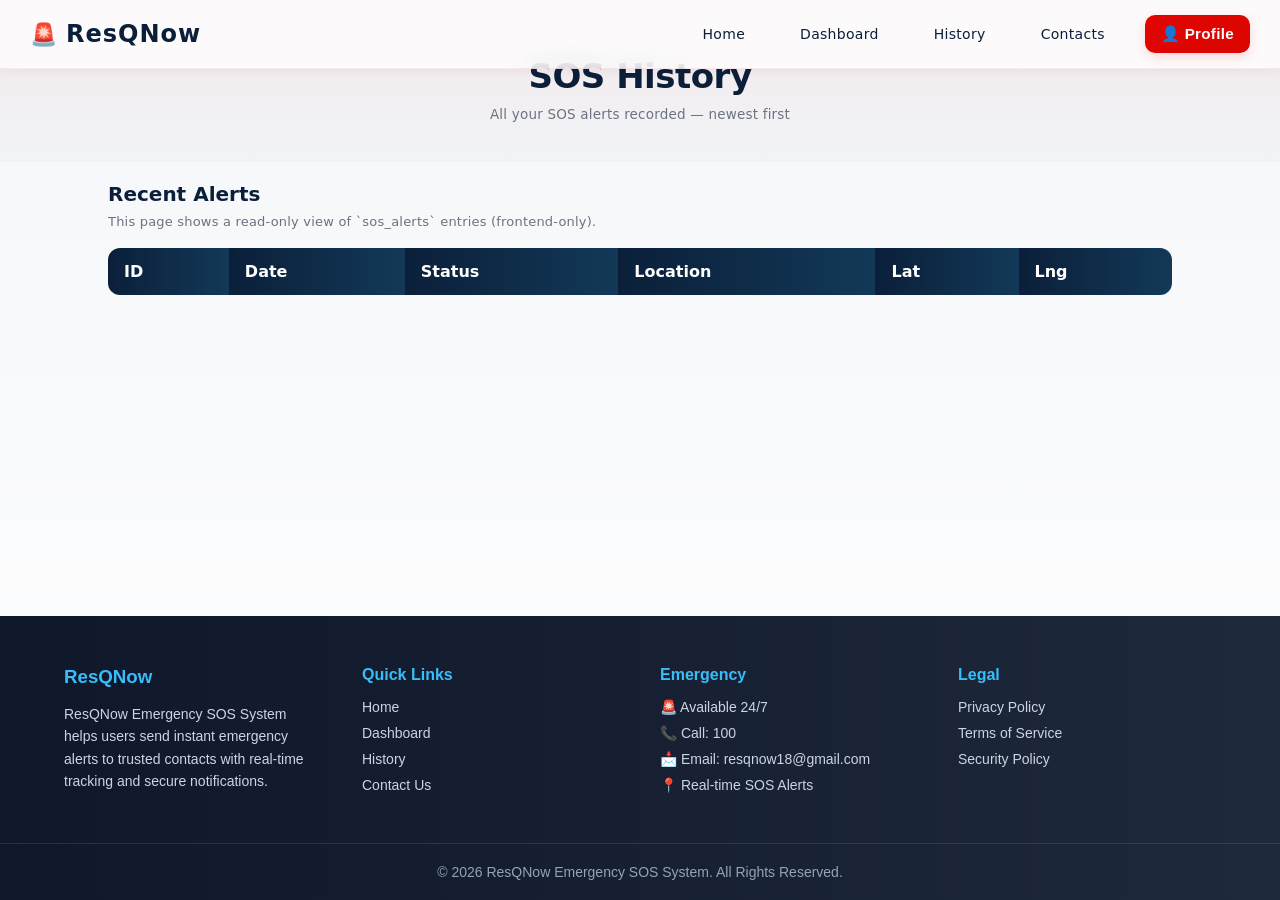
<file: history.html>
<!doctype html>
<html lang="en">

<head>
    <meta charset="utf-8">
    <meta name="viewport" content="width=device-width,initial-scale=1">
    <title>SOS History — ResQNow</title>
    <link rel="stylesheet" href="css/auth.css">
    <link rel="stylesheet" href="css/contact.css">
</head>

<body class="history-page">

    <!-- Navigation Bar -->
    <nav class="navbar-custom">
        <div class="navbar-brand">ResQNow</div>
        <div class="navbar-menu">
            <a href="/index.html" class="navbar-item">Home</a>
            <a href="/dashboard.html" class="navbar-item">Dashboard</a>
            <a href="/history.html" class="navbar-item">History</a>
            <a href="/contact.html" class="navbar-item">Contacts</a>

            <!-- Profile Dropdown -->
            <div class="profile-dropdown">
                <button class="profile-btn" id="profileBtn" onclick="toggleProfileDropdown(event)">
                    👤 Profile
                </button>
                <div class="dropdown-menu" id="dropdownMenu">
                    <button class="login-btn" onclick="login()">🔑 Login</button>
                    <button class="logout-btn" onclick="logout()">🚪 Logout</button>
                </div>
            </div>
        </div>
    </nav>

    <!-- Header -->
    <header class="history-hero">
        <div class="hero-inner">
            <h1>SOS History</h1>
            <p class="muted">All your SOS alerts recorded — newest first</p>
        </div>
    </header>

    <!-- Main -->
    <main class="history-content">
        <div class="container">
            <section class="panel">
                <div class="panel-header">
                    <h2>Recent Alerts</h2>
                    <p class="muted small">This page shows a read-only view of `sos_alerts` entries (frontend-only).</p>
                </div>

                <!-- Table for desktop -->
                <div class="table-wrap" aria-live="polite">
                    <table class="alerts-table" id="alertsTable">
                        <thead>
                            <tr>
                                <th>ID</th>
                                <th>Date</th>
                                <th>Status</th>
                                <th>Location</th>
                                <th>Lat</th>
                                <th>Lng</th>
                            </tr>
                        </thead>
                        <tbody>
                            <!-- rows injected by JS -->
                        </tbody>
                    </table>
                </div>

                <!-- Mobile cards (shown on small screens) -->
                <div class="cards-list" id="alertsCards" aria-hidden="true">
                    <!-- cards injected by JS -->
                </div>
            </section>
        </div>
    </main>

    <!-- ===== Professional Footer ===== -->
    <footer class="main-footer">
        <div class="footer-container">

            <!-- About Section -->
            <div class="footer-section">
                <h3>ResQNow</h3>
                <p>
                    ResQNow Emergency SOS System helps users send instant emergency alerts
                    to trusted contacts with real-time tracking and secure notifications.
                </p>
            </div>

            <!-- Quick Links -->
            <div class="footer-section">
                <h4>Quick Links</h4>
                <ul>
                    <li><a href="/index.html">Home</a></li>
                    <li><a href="/dashboard.html">Dashboard</a></li>
                    <li><a href="/history.html">History</a></li>
                    <li><a href="/contact.html">Contact Us</a></li>
                </ul>
            </div>

            <!-- Emergency Information -->
            <div class="footer-section">
                <h4>Emergency</h4>
                <ul>
                    <li>🚨 Available 24/7</li>
                    <li>📞 Call: 100</li>
                    <li>📩 Email: resqnow18@gmail.com</li>
                    <li>📍 Real-time SOS Alerts</li>
                </ul>
            </div>

            <!-- Legal -->
            <div class="footer-section">
                <h4>Legal</h4>
                <ul>
                    <li><a href="policies.html">Privacy Policy</a></li>
                    <li><a href="terms.html">Terms of Service</a></li>
                    <li><a href="security.html">Security Policy</a></li>
                </ul>
            </div>

        </div>

        <!-- Bottom Footer -->
        <div class="footer-bottom">
            <p>© 2026 ResQNow Emergency SOS System. All Rights Reserved.</p>
        </div>
    </footer>

    <script>
        // Footer year
        document.getElementById('year').textContent = new Date().getFullYear();

        // Sample data representing rows from `sos_alerts` table
        // In a real setup fetch these from your backend: GET /api/sos_alerts
        const sampleAlerts = [
            { id: 312, user_id: 5, latitude: '28.7041', longitude: '77.1025', location_link: 'https://maps.google.com/?q=28.7041,77.1025', created_at: '2026-02-11 09:24:18', status: 'Sent' },
            { id: 311, user_id: 8, latitude: '19.0760', longitude: '72.8777', location_link: 'https://maps.google.com/?q=19.0760,72.8777', created_at: '2026-02-10 22:11:02', status: 'Received' },
            { id: 310, user_id: 5, latitude: '', longitude: '', location_link: '', created_at: '2026-02-09 14:03:45', status: 'Failed' }
        ];

        // Format date for display
        function formatDate(ts) {
            try { const d = new Date(ts); return d.toLocaleString(); } catch (e) { return ts }
        }

        // Render table rows and mobile cards
        function renderAlerts(list) {
            const tbody = document.querySelector('#alertsTable tbody');
            const cards = document.getElementById('alertsCards');
            tbody.innerHTML = '';
            cards.innerHTML = '';

            // newest first
            const sorted = list.slice().sort((a, b) => (new Date(b.created_at)) - (new Date(a.created_at)));

            for (const a of sorted) {
                const tr = document.createElement('tr');
                tr.innerHTML = `
            <td>${a.id}</td>
            <td>${formatDate(a.created_at)}</td>
            <td><span class="badge badge-${a.status.toLowerCase()}">${a.status}</span></td>
            <td>${a.location_link ? `<a href="${a.location_link}" target="_blank">View</a>` : '<span class="muted">—</span>'}</td>
            <td>${a.latitude || '<span class="muted">—</span>'}</td>
            <td>${a.longitude || '<span class="muted">—</span>'}</td>
          `;
                tbody.appendChild(tr);

                // mobile card
                const card = document.createElement('article');
                card.className = 'alert-card';
                card.innerHTML = `
            <div class="card-row">
              <div>
                <div class="card-id">#${a.id}</div>
                <div class="card-date">${formatDate(a.created_at)}</div>
              </div>
              <div class="card-status"><span class="badge badge-${a.status.toLowerCase()}">${a.status}</span></div>
            </div>
            <div class="card-body">
              <div><strong>Location:</strong> ${a.location_link ? `<a href="${a.location_link}" target="_blank">Open Map</a>` : '<span class="muted">No location</span>'}</div>
              <div class="coords"><small>Lat: ${a.latitude || '—'} • Lng: ${a.longitude || '—'}</small></div>
            </div>
          `;
                cards.appendChild(card);
            }
        }

        // Initialize
        renderAlerts(sampleAlerts);

        // Accessibility: toggle visibility of table vs cards based on viewport
        function updateLayout() {
            const cards = document.getElementById('alertsCards');
            const tableWrap = document.querySelector('.table-wrap');
            if (window.innerWidth <= 800) {
                cards.setAttribute('aria-hidden', 'false');
                tableWrap.style.display = 'none';
            } else {
                cards.setAttribute('aria-hidden', 'true');
                tableWrap.style.display = '';
            }
        }
        window.addEventListener('resize', updateLayout);
        updateLayout();

        // Profile dropdown toggle
        function toggleProfileDropdown(event) {
            event.stopPropagation();
            const dropdown = document.getElementById('dropdownMenu');
            dropdown.classList.toggle('active');
        }

        // Logout function
        function logout() {
            alert('Logged out successfully!');
            window.location.href = '/login.html';
        }

        // Close dropdown when clicking outside
        document.addEventListener('DOMContentLoaded', function () {
            document.addEventListener('click', (e) => {
                const dropdown = document.getElementById('dropdownMenu');
                if (dropdown && !e.target.closest('.profile-dropdown')) {
                    dropdown.classList.remove('active');
                }
            });
        });
    </script>
</body>

</html>
</file>
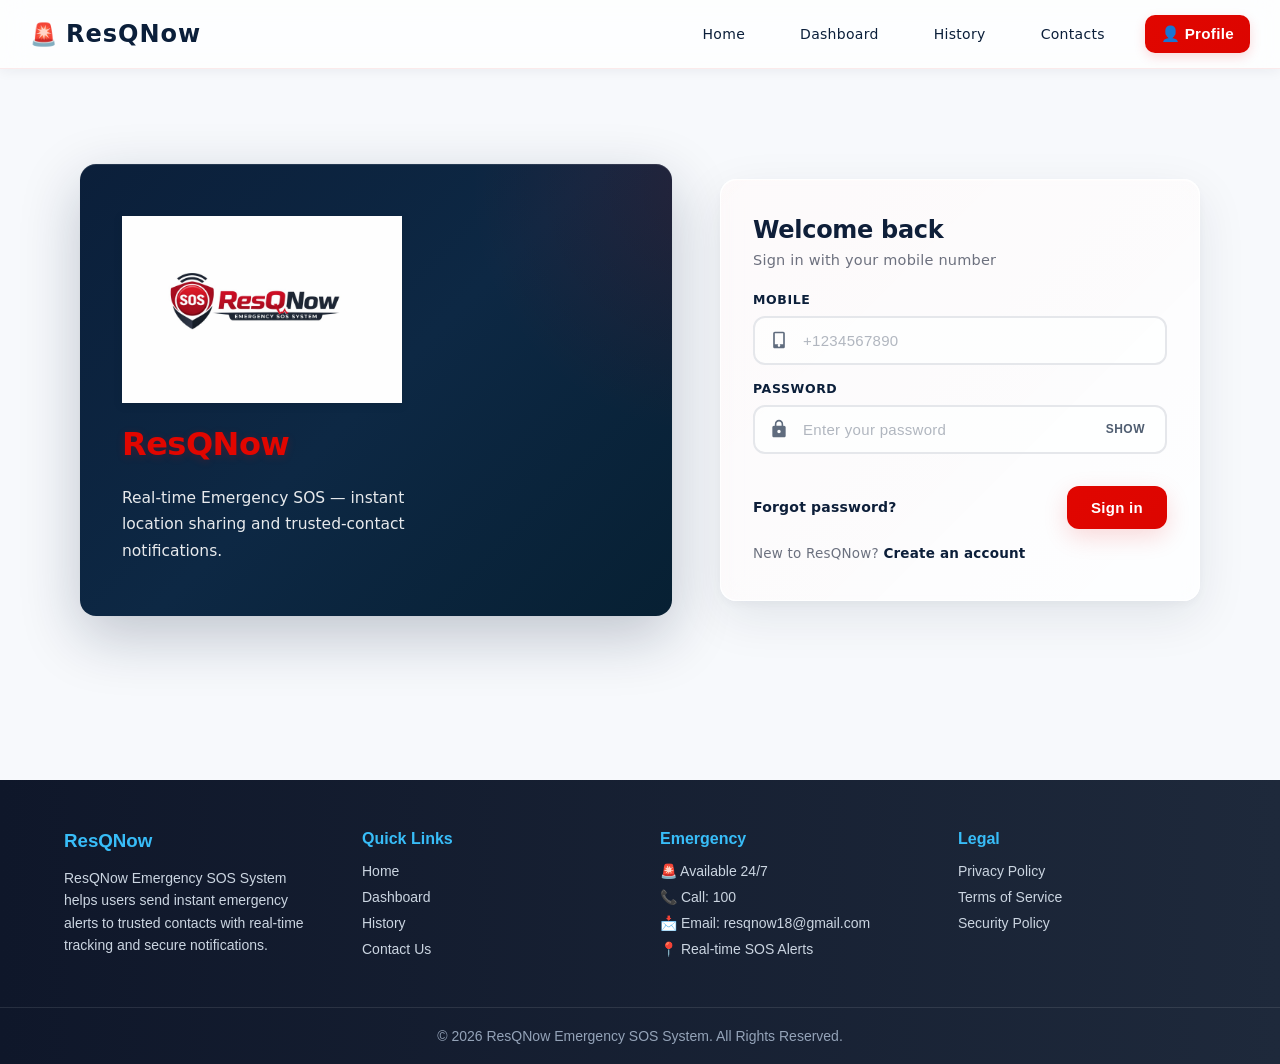
<file: login.html>
<!doctype html>
<html>

<head>
    <meta charset="utf-8">
    <meta name="viewport" content="width=device-width,initial-scale=1">
    <title>Login • ResQNow</title>
    <link rel="stylesheet" href="css/auth.css">
</head>

<body>
    <!-- Navigation Bar -->
    <nav class="navbar-custom">
        <div class="navbar-brand">ResQNow</div>
        <div class="navbar-menu">
            <a href="/index.html" class="navbar-item">Home</a>
            <a href="/dashboard.html" class="navbar-item">Dashboard</a>
            <a href="/history.html" class="navbar-item">History</a>
            <a href="/contact.html" class="navbar-item">Contacts</a>

            <!-- Profile Dropdown -->
            <div class="profile-dropdown">
                <button class="profile-btn" id="profileBtn" onclick="toggleProfileDropdown(event)">
                    👤 Profile
                </button>
            </div>
        </div>
    </nav>

    <main class="auth-root">
        <div class="auth-frame">
            <aside class="brand-panel">
                <img class="logo" src="img/resqnow-logo.png" alt="ResQNow logo">
                <h1>ResQNow</h1>
                <p>Real-time Emergency SOS — instant location sharing and trusted-contact notifications.</p>
            </aside>

            <section class="auth-card" aria-labelledby="loginTitle">
                <header>
                    <h2 id="loginTitle">Welcome back</h2>
                    <div class="subtitle">Sign in with your mobile number</div>
                </header>

                <form class="auth-form" id="loginForm" novalidate>
                    <div class="field">
                        <label for="mobile">Mobile</label>
                        <div>
                            <span class="input-icon" aria-hidden>
                                <svg width="20" height="20" viewBox="0 0 24 24" fill="currentColor"
                                    xmlns="http://www.w3.org/2000/svg">
                                    <path
                                        d="M17 2H7c-1.1 0-2 .9-2 2v16c0 1.1.9 2 2 2h10c1.1 0 2-.9 2-2V4c0-1.1-.9-2-2-2zm-5 18c-.83 0-1.5-.67-1.5-1.5s.67-1.5 1.5-1.5 1.5.67 1.5 1.5-.67 1.5-1.5 1.5zm5-3H7V4h10v13z" />
                                </svg>
                            </span>
                            <input id="mobile" name="mobile" type="tel" placeholder="+1234567890" autocomplete="tel"
                                required>
                        </div>
                    </div>

                    <div class="field">
                        <label for="password">Password</label>
                        <div>
                            <span class="input-icon" aria-hidden>
                                <svg width="20" height="20" viewBox="0 0 24 24" fill="currentColor"
                                    xmlns="http://www.w3.org/2000/svg">
                                    <path
                                        d="M18 8h-1V6c0-2.76-2.24-5-5-5s-5 2.24-5 5v2H6c-1.1 0-2 .9-2 2v10c0 1.1.9 2 2 2h12c1.1 0 2-.9 2-2V10c0-1.1-.9-2-2-2zm-6 9c-1.1 0-2-.9-2-2s.9-2 2-2 2 .9 2 2-.9 2-2 2zm3.1-9H8.9V6c0-1.71 1.39-3.1 3.1-3.1 1.71 0 3.1 1.39 3.1 3.1v2z" />
                                </svg>
                            </span>
                            <input id="password" name="password" type="password" placeholder="Enter your password"
                                autocomplete="current-password" required>
                            <button type="button" class="password-toggle" aria-label="Show password">Show</button>
                        </div>
                    </div>

                    <div class="actions">
                        <a class="link" href="/forgot.html">Forgot password?</a>
                        <button type="submit" class="btn">Sign in</button>
                    </div>
                </form>

                <p class="muted" style="margin-top:14px">New to ResQNow? <a class="link" href="register.html">Create an
                        account</a></p>
            </section>
        </div>
    </main>

    <!-- ===== Professional Footer ===== -->
    <footer class="main-footer">
        <div class="footer-container">

            <!-- About Section -->
            <div class="footer-section">
                <h3>ResQNow</h3>
                <p>
                    ResQNow Emergency SOS System helps users send instant emergency alerts
                    to trusted contacts with real-time tracking and secure notifications.
                </p>
            </div>

            <!-- Quick Links -->
            <div class="footer-section">
                <h4>Quick Links</h4>
                <ul>
                    <li><a href="/index.html">Home</a></li>
                    <li><a href="/dashboard.html">Dashboard</a></li>
                    <li><a href="/history.html">History</a></li>
                    <li><a href="/contact.html">Contact Us</a></li>
                </ul>
            </div>

            <!-- Emergency Information -->
            <div class="footer-section">
                <h4>Emergency</h4>
                <ul>
                    <li>🚨 Available 24/7</li>
                    <li>📞 Call: 100</li>
                    <li>📩 Email: resqnow18@gmail.com</li>
                    <li>📍 Real-time SOS Alerts</li>
                </ul>
            </div>

            <!-- Legal -->
            <div class="footer-section">
                <h4>Legal</h4>
                <ul>
                    <li><a href="policies.html">Privacy Policy</a></li>
                    <li><a href="terms.html">Terms of Service</a></li>
                    <li><a href="security.html">Security Policy</a></li>
                </ul>
            </div>

        </div>

        <!-- Bottom Footer -->
        <div class="footer-bottom">
            <p>© 2026 ResQNow Emergency SOS System. All Rights Reserved.</p>
        </div>
    </footer>

    <script>
        const API_URL = "http://127.0.0.1:5000";

        // Login form handler
        document.getElementById("loginForm").addEventListener("submit", async function (e) {
            e.preventDefault();

            const mobile = document.getElementById("mobile").value.trim();
            const password = document.getElementById("password").value.trim();

            if (!mobile || !password) {
                alert("Please fill in all fields");
                return;
            }

            try {
                const response = await fetch(`${API_URL}/api/login`, {
                    method: "POST",
                    headers: {
                        "Content-Type": "application/json"
                    },
                    body: JSON.stringify({ mobile, password })
                });

                const data = await response.json();

                if (response.ok && data.ok) {
                    // Store authentication data
                    localStorage.setItem("token", "Bearer " + Date.now()); // Simple JWT placeholder
                    localStorage.setItem("user_id", data.user_id);
                    localStorage.setItem("username", data.name);

                    alert("Login successful!");
                    window.location.href = "/dashboard.html";
                } else {
                    alert(data.error || "Login failed");
                }
            } catch (error) {
                console.error(error);
                alert("Server error. Please try again.");
            }
        });

        // Profile dropdown toggle
        function toggleProfileDropdown(event) {
            event.stopPropagation();
            const dropdown = document.getElementById('dropdownMenu');
            if (dropdown) {
                dropdown.classList.toggle('active');
            }
        }

        // Close dropdown when clicking outside
        document.addEventListener('click', (e) => {
            const dropdown = document.getElementById('dropdownMenu');
            const profileBtn = document.getElementById('profileBtn');
            if (dropdown && !e.target.closest('.profile-dropdown')) {
                dropdown.classList.remove('active');
            }
        });

        // Logout function
        function logout() {
            localStorage.removeItem("token");
            localStorage.removeItem("user_id");
            localStorage.removeItem("username");
            alert('Logged out successfully!');
            window.location.href = '/login.html';
        }

        // Password toggle functionality
        document.querySelectorAll('.password-toggle').forEach(button => {
            button.addEventListener('click', (e) => {
                e.preventDefault();
                const input = button.parentElement.querySelector('input[type="password"], input[type="text"]');
                if (input) {
                    const isPassword = input.type === 'password';
                    input.type = isPassword ? 'text' : 'password';
                    button.textContent = isPassword ? 'Hide' : 'Show';
                    button.setAttribute('aria-label', isPassword ? 'Hide password' : 'Show password');
                }
            });
        });
    </script>

    <!-- Shared Navbar Functionality -->
    <!-- <script src="public/navbar.js"></script> -->
</body>

</html>
</file>
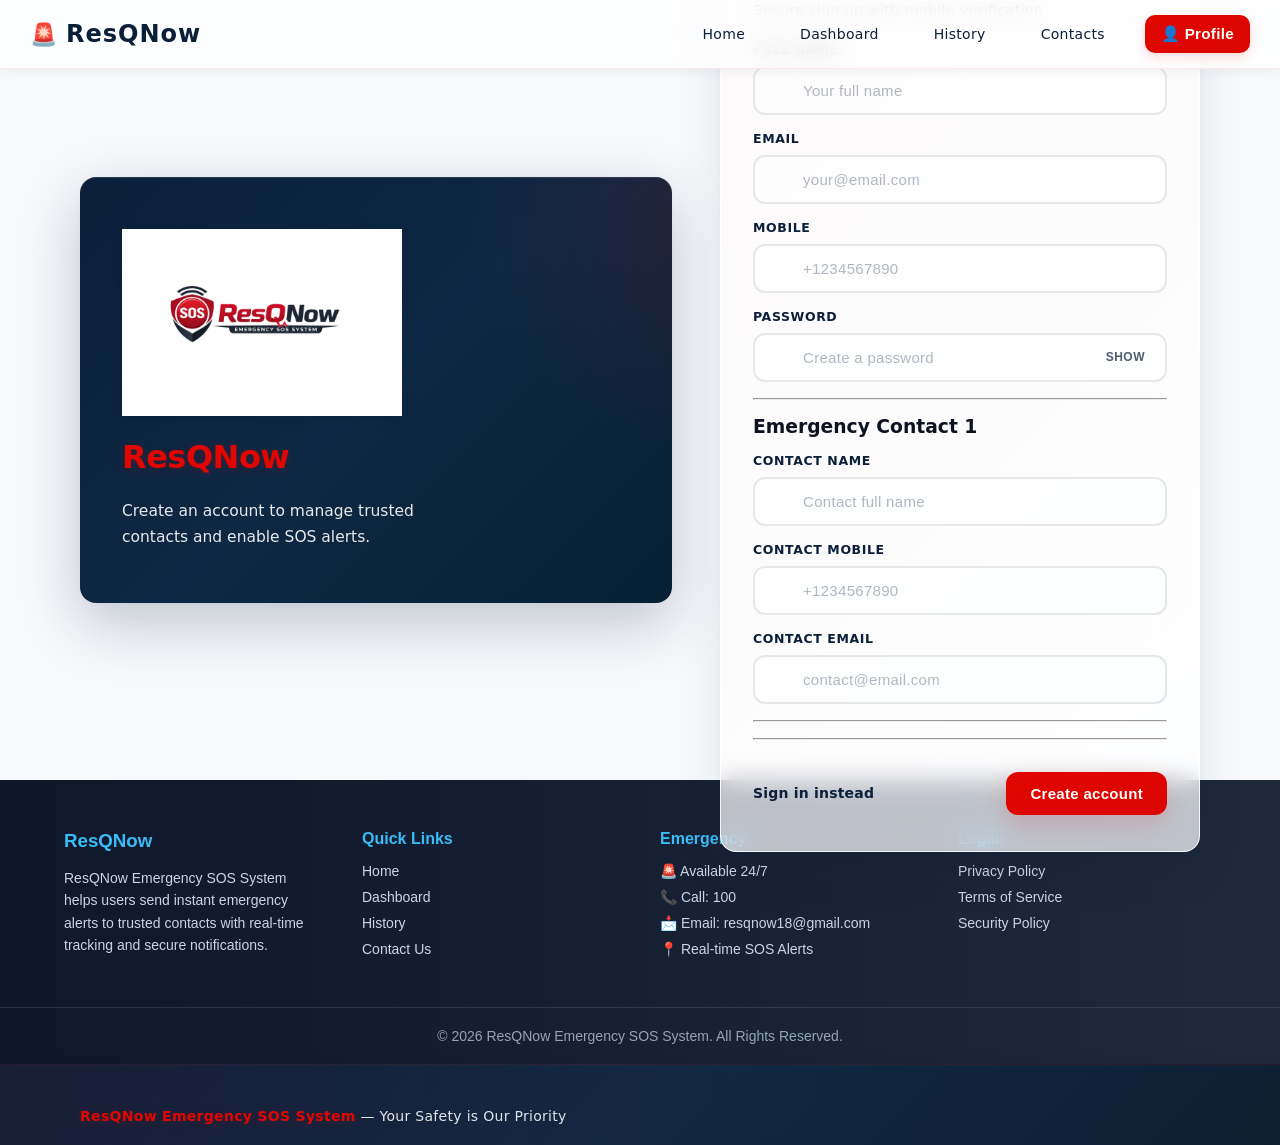
<file: register.html>
<!doctype html>
<html>

<head>
    <meta charset="utf-8">
    <title>Register - Emergency SOS</title>
    <meta name="viewport" content="width=device-width,initial-scale=1">
    <meta name="viewport" content="width=device-width,initial-scale=1">
    <title>Create account • ResQNow</title>
    <link rel="stylesheet" href="css/auth.css">
</head>

<body>
    <!-- Navigation Bar -->
    <nav class="navbar-custom">
        <div class="navbar-brand">ResQNow</div>
        <div class="navbar-menu">
            <a href="/index.html" class="navbar-item">Home</a>
            <a href="/dashboard.html" class="navbar-item">Dashboard</a>
            <a href="/history.html" class="navbar-item">History</a>
            <a href="/contact.html" class="navbar-item">Contacts</a>

            <!-- Profile Dropdown -->
            <div class="profile-dropdown">
                <button class="profile-btn" id="profileBtn" onclick="toggleProfileDropdown(event)">
                    👤 Profile
                </button>
                <div id="dropdownMenu" class="dropdown-menu">
                    <a href="/dashboard.html">Dashboard</a>
                    <a href="/history.html">History</a>
                    <a href="#" onclick="logout()">Logout</a>
                </div>
            </div>
        </div>
    </nav>

    <main class="auth-root">
        <div class="auth-frame">
            <aside class="brand-panel">
                <img class="logo" src="img/resqnow-logo.png" alt="ResQNow logo">
                <h1>ResQNow</h1>
                <p>Create an account to manage trusted contacts and enable SOS alerts.</p>
            </aside>

            <section class="auth-card" aria-labelledby="registerTitle">
                <header>
                    <h2 id="registerTitle">Create account</h2>
                    <div class="subtitle">Secure sign up with mobile verification</div>
                </header>

                <form id="registerForm" class="auth-form" novalidate>

                    <!-- USER DETAILS -->

                    <div class="field">
                        <label for="name">Full name</label>
                        <div>
                            <input id="name" name="name" type="text" placeholder="Your full name" required>
                        </div>
                    </div>

                    <div class="field">
                        <label for="email">Email</label>
                        <div>
                            <input id="email" name="email" type="email" placeholder="your@email.com" required>
                        </div>
                    </div>

                    <div class="field">
                        <label for="rmobile">Mobile</label>
                        <div>
                            <input id="rmobile" name="mobile" type="tel" placeholder="+1234567890" required>
                        </div>
                    </div>

                    <div class="field">
                        <label for="rpassword">Password</label>
                        <div>
                            <input id="rpassword" name="password" type="password" placeholder="Create a password"
                                required>
                            <button type="button" class="password-toggle">Show</button>
                        </div>
                    </div>

                    <hr>

                    <!-- EMERGENCY CONTACT 1 -->
                    <h3>Emergency Contact 1</h3>

                    <div class="field">
                        <label>Contact Name</label>
                        <input type="text" id="ec1_name" placeholder="Contact full name" required>
                    </div>

                    <div class="field">
                        <label>Contact Mobile</label>
                        <input type="tel" id="ec1_mobile" placeholder="+1234567890" required>
                    </div>

                    <div class="field">
                        <label>Contact Email</label>
                        <input type="email" id="ec1_email" placeholder="contact@email.com" required>
                    </div>

                    <hr>



                    <hr>



                    <div class="actions">
                        <a class="link" href="/login.html">Sign in instead</a>
                        <button class="btn" type="submit">Create account</button>
                    </div>

                </form>

            </section>
        </div>
    </main>
    <!-- ===== Professional Footer ===== -->
    <footer class="main-footer">
        <div class="footer-container">

            <!-- About Section -->
            <div class="footer-section">
                <h3>ResQNow</h3>
                <p>
                    ResQNow Emergency SOS System helps users send instant emergency alerts
                    to trusted contacts with real-time tracking and secure notifications.
                </p>
            </div>

            <!-- Quick Links -->
            <div class="footer-section">
                <h4>Quick Links</h4>
                <ul>
                    <li><a href="/index.html">Home</a></li>
                    <li><a href="/dashboard.html">Dashboard</a></li>
                    <li><a href="/history.html">History</a></li>
                    <li><a href="/contact.html">Contact Us</a></li>
                </ul>
            </div>

            <!-- Emergency Information -->
            <div class="footer-section">
                <h4>Emergency</h4>
                <ul>
                    <li>🚨 Available 24/7</li>
                    <li>📞 Call: 100</li>
                    <li>📩 Email: resqnow18@gmail.com</li>
                    <li>📍 Real-time SOS Alerts</li>
                </ul>
            </div>

            <!-- Legal -->
            <div class="footer-section">
                <h4>Legal</h4>
                <ul>
                    <li><a href="policies.html">Privacy Policy</a></li>
                    <li><a href="terms.html">Terms of Service</a></li>
                    <li><a href="security.html">Security Policy</a></li>
                </ul>
            </div>

        </div>

        <!-- Bottom Footer -->
        <div class="footer-bottom">
            <p>© 2026 ResQNow Emergency SOS System. All Rights Reserved.</p>
        </div>
    </footer>
    <script>
        document.getElementById("registerForm").addEventListener("submit", async function (e) {
            e.preventDefault();

            // safe accessor: returns trimmed value or empty string if element missing
            const val = (id) => {
                const el = document.getElementById(id);
                return el ? el.value.trim() : '';
            };

            const userData = {
                name: val("name"),
                email: val("email"),
                mobile: val("rmobile"),
                password: val("rpassword"),
                emergency_contacts: []
            };

            // only include contacts when at least one field is provided
            const ec1 = { name: val('ec1_name'), mobile: val('ec1_mobile'), email: val('ec1_email') };
            if (ec1.name || ec1.mobile || ec1.email) userData.emergency_contacts.push(ec1);

            const ec2 = { name: val('ec2_name'), mobile: val('ec2_mobile'), email: val('ec2_email') };
            if (ec2.name || ec2.mobile || ec2.email) userData.emergency_contacts.push(ec2);

            const ec3 = { name: val('ec3_name'), mobile: val('ec3_mobile'), email: val('ec3_email') };
            if (ec3.name || ec3.mobile || ec3.email) userData.emergency_contacts.push(ec3);

            if (!userData.name || !userData.email || !userData.mobile || !userData.password) {
                alert("Please fill all required fields");
                return;
            }

            try {
                const response = await fetch('http://127.0.0.1:5000/api/register', {
                    method: "POST",
                    headers: {
                        "Content-Type": "application/json"
                    },
                    body: JSON.stringify(userData)
                });

                const data = await response.json();

                if (response.ok) {
                    alert("Registration successful! Verification process started.");
                    window.location.href = "/login.html";
                } else {
                    alert(data.error || "Registration failed");
                }

            } catch (error) {
                console.error(error);
                alert("Server error. Please try again.");
            }
        });
    </script>

    <!-- Professional Footer -->
    <footer class="dashboard-footer">
        <div class="footer-content">
            <div class="footer-text">
                <strong>ResQNow Emergency SOS System</strong> — Your Safety is Our Priority
            </div>
            <div class="footer-text">
                📍 Real-time Emergency Response | 🔐 Secure & Encrypted | ⚡ Instant Notifications
            </div>
            <div class="footer-divider"></div>
            <div class="footer-links">
                <a href="/index.html">Home</a>
                <a href="#">About Us</a>
                <a href="#">Privacy Policy</a>
                <a href="#">Terms of Service</a>
                <a href="#">Contact Support</a>
            </div>
            <div class="footer-emergency">
                <strong>🚨 Emergency Always Available:</strong> Emergency Service 24/7 | Call: 911 | Text: SOS
            </div>
        </div>
    </footer>

    <script>
        // Profile dropdown toggle
        function toggleProfileDropdown(event) {
            event.stopPropagation();
            const dropdown = document.getElementById('dropdownMenu');
            if (dropdown) {
                dropdown.classList.toggle('active');
            }
        }

        // Close dropdown when clicking outside
        document.addEventListener('click', (e) => {
            const dropdown = document.getElementById('dropdownMenu');
            const profileBtn = document.getElementById('profileBtn');
            if (dropdown && !e.target.closest('.profile-dropdown')) {
                dropdown.classList.remove('active');
            }
        });

        // Logout function
        function logout() {
            alert('Logged out successfully!');
            window.location.href = '/login.html';
        }

        // Password toggle functionality
        document.querySelectorAll('.password-toggle').forEach(button => {
            button.addEventListener('click', (e) => {
                e.preventDefault();
                const input = button.parentElement.querySelector('input[type="password"], input[type="text"]');
                if (input) {
                    const isPassword = input.type === 'password';
                    input.type = isPassword ? 'text' : 'password';
                    button.textContent = isPassword ? 'Hide' : 'Show';
                    button.setAttribute('aria-label', isPassword ? 'Hide password' : 'Show password');
                }
            });
        });
    </script>


</body>

</html>
</file>
<file: css/auth.css>
/* ResQNow Authentication CSS (premium glassmorphism) */

:root {
  --primary: #E10600;
  /* Emergency Red */
  --navy: #0B1F3A;
  /* Deep Navy */
  --bg: #F4F6F9;
  /* Light Background */
  --card: #FFFFFF;
  --muted: #6B7280;
  --light-border: #E5E7EB;
  --radius: 16px;
  --glass-alpha: 0.72;
  --max-width: 1120px;
}

* {
  box-sizing: border-box
}

body {
  font-family: -apple-system, BlinkMacSystemFont, 'Segoe UI', Roboto, 'Helvetica Neue', Arial, sans-serif;
  background: linear-gradient(135deg, #F4F6F9 0%, #EEF1F6 100%);
  color: var(--navy);
  -webkit-font-smoothing: antialiased;
  -moz-osx-font-smoothing: grayscale;
  min-height: 100vh;
}

/* ===== NAVBAR STYLES ===== */
.navbar-custom {
  background: rgba(255, 255, 255, 0.75);
  backdrop-filter: blur(12px) saturate(120%);
  border-bottom: 1px solid rgba(225, 6, 0, 0.08);
  padding: 14px 28px;
  box-shadow: 0 2px 12px rgba(11, 31, 58, 0.06);
  position: sticky;
  top: 0;
  z-index: 1000;
  display: flex;
  justify-content: space-between;
  align-items: center;
}

.navbar-brand {
  font-size: 20px;
  font-weight: 800;
  color: var(--navy);
  display: flex;
  align-items: center;
  gap: 8px;
  letter-spacing: -0.5px;
}

.navbar-brand::before {
  content: '🚨';
  font-size: 22px;
  display: flex;
  align-items: center;
}

.navbar-menu {
  display: flex;
  align-items: center;
  gap: 32px;
}

.navbar-item {
  color: var(--navy);
  text-decoration: none;
  font-weight: 600;
  font-size: 14px;
  padding: 8px 12px;
  border-radius: 8px;
  transition: all .18s ease;
  letter-spacing: 0.3px;
}

.navbar-item:hover {
  color: var(--primary);
  background: rgba(225, 6, 0, 0.08);
}

.profile-dropdown {
  position: relative;
}

.profile-btn {
  background: linear-gradient(135deg, #E10600 0%, #DC0500 100%);
  color: white;
  border: none;
  padding: 10px 16px;
  border-radius: 10px;
  font-weight: 700;
  font-size: 14px;
  cursor: pointer;
  display: flex;
  align-items: center;
  gap: 8px;
  transition: all .18s ease;
  box-shadow: 0 4px 12px rgba(225, 6, 0, 0.15);
  letter-spacing: 0.3px;
}

.profile-btn:hover {
  transform: translateY(-2px);
  box-shadow: 0 6px 16px rgba(225, 6, 0, 0.22);
}

.profile-btn:active {
  transform: translateY(0);
}

.dropdown-menu {
  position: absolute;
  top: 100%;
  right: 0;
  background: rgba(255, 255, 255, 0.95);
  backdrop-filter: blur(12px) saturate(130%);
  border: 1px solid rgba(225, 6, 0, 0.1);
  border-radius: 12px;
  box-shadow: 0 8px 32px rgba(11, 31, 58, 0.12);
  margin-top: 8px;
  min-width: 180px;
  padding: 8px;
  opacity: 0;
  visibility: hidden;
  transform: translateY(-10px);
  transition: all .24s cubic-bezier(0.34, 1.56, 0.64, 1);
  z-index: 1001;
}

.dropdown-menu.active {
  opacity: 1;
  visibility: visible;
  transform: translateY(0);
}

.dropdown-menu a,
.dropdown-menu button {
  display: flex;
  align-items: center;
  gap: 10px;
  width: 100%;
  padding: 12px 16px;
  border: none;
  background: transparent;
  color: var(--navy);
  text-decoration: none;
  cursor: pointer;
  font-size: 14px;
  font-weight: 600;
  border-radius: 8px;
  transition: all .16s ease;
  text-align: left;
  font-family: inherit;
}

.dropdown-menu a:hover,
.dropdown-menu button:hover {
  background: rgba(225, 6, 0, 0.1);
  color: var(--primary);
}

.dropdown-menu a:last-child,
.dropdown-menu button:last-child {
  border-top: 1px solid rgba(11, 31, 58, 0.06);
  margin-top: 4px;
  padding-top: 12px;
}

.logout-btn {
  color: #D1495B;
}

.logout-btn:hover {
  background: rgba(209, 73, 91, 0.1);
  color: #C73A4D;
}

@media (max-width:768px) {
  .navbar-custom {
    padding: 12px 16px;
    gap: 16px;
  }

  .navbar-menu {
    gap: 16px;
  }

  .navbar-item {
    font-size: 13px;
    padding: 6px 10px;
  }

  .navbar-brand {
    font-size: 18px;
  }

  .dropdown-menu {
    min-width: 160px;
  }
}

@media (max-width:480px) {
  .navbar-item {
    display: none;
  }

  .navbar-menu {
    gap: 12px;
  }

  .profile-btn {
    padding: 8px 12px;
    font-size: 12px;
    gap: 4px;
  }
}

/* ===== FOOTER STYLES ===== */
.dashboard-footer {
  background: linear-gradient(135deg, var(--navy) 0%, #0D2844 50%, #072033 100%);
  color: #fff;
  padding: 40px 28px;
  margin-top: auto;
  border-top: 1px solid rgba(225, 6, 0, 0.15);
  box-shadow: 0 -4px 16px rgba(11, 31, 58, 0.08);
  position: relative;
  overflow: hidden;
}

.dashboard-footer::before {
  content: '';
  position: absolute;
  top: 0;
  left: -50%;
  width: 200%;
  height: 100%;
  background: radial-gradient(circle at 20% 50%, rgba(225, 6, 0, 0.08) 0%, transparent 50%),
    radial-gradient(circle at 80% 80%, rgba(225, 6, 0, 0.04) 0%, transparent 50%);
  pointer-events: none;
}

.footer-content {
  position: relative;
  z-index: 1;
  max-width: var(--max-width);
  margin: 0 auto;
  display: flex;
  flex-direction: column;
  gap: 18px;
}

.footer-text {
  font-size: 14px;
  line-height: 1.7;
  color: rgba(255, 255, 255, 0.88);
  letter-spacing: 0.3px;
  font-weight: 500;
}

.footer-text strong {
  color: var(--primary);
  font-weight: 700;
  text-shadow: 0 2px 8px rgba(225, 6, 0, 0.2);
}

.footer-links {
  display: flex;
  gap: 24px;
  flex-wrap: wrap;
  margin: 12px 0;
}

.footer-links a {
  color: rgba(255, 255, 255, 0.8);
  text-decoration: none;
  font-weight: 600;
  font-size: 13.5px;
  transition: all .18s ease;
  position: relative;
  letter-spacing: 0.2px;
}

.footer-links a::after {
  content: '';
  position: absolute;
  bottom: -2px;
  left: 0;
  width: 0;
  height: 2px;
  background: var(--primary);
  transition: width .24s ease;
}

.footer-links a:hover {
  color: var(--primary);
}

.footer-links a:hover::after {
  width: 100%;
}

.footer-divider {
  height: 1px;
  background: linear-gradient(90deg, transparent, rgba(225, 6, 0, 0.3), transparent);
  margin: 16px 0;
}

.footer-bottom {
  display: flex;
  justify-content: center;
  align-items: center;
  font-size: 12.5px;
  color: rgba(255, 255, 255, 0.7);
  flex-wrap: wrap;
  gap: 16px;
  text-align: center;
}

.footer-emergency {
  background: rgba(225, 6, 0, 0.15);
  padding: 12px 16px;
  border-radius: 8px;
  border-left: 3px solid var(--primary);
  font-weight: 600;
  letter-spacing: 0.3px;
}

.footer-emergency strong {
  color: var(--primary);
}

@media (max-width:768px) {
  .dashboard-footer {
    padding: 32px 20px;
  }

  .footer-links {
    gap: 16px;
  }

  .footer-links a {
    font-size: 12px;
  }

  .footer-bottom {
    flex-direction: column;
    align-items: flex-start;
  }
}

@media (max-width:480px) {
  .dashboard-footer {
    padding: 24px 16px;
  }

  .footer-text {
    font-size: 13px;
  }

  .footer-links {
    gap: 12px;
    flex-direction: column;
  }

  .footer-links a {
    font-size: 12px;
  }

  .footer-emergency {
    padding: 10px 14px;
    font-size: 12px;
  }
}

/* ===== AUTH LAYOUT WITH NAVBAR & FOOTER ===== */
html,
body {
  display: flex;
  flex-direction: column;
}

body {
  flex: 1;
}

.auth-root {
  min-height: calc(100vh - 120px);
  display: flex;
  align-items: center;
  justify-content: center;
  padding: 40px 20px;
  flex: 1;
}

.auth-frame {
  width: 100%;
  max-width: var(--max-width);
  display: grid;
  grid-template-columns: 1fr 480px;
  gap: 48px;
  align-items: center;
}

/* Left branding panel - premium gradient */
.brand-panel {
  padding: 52px 42px;
  border-radius: var(--radius);
  background: linear-gradient(135deg, var(--navy) 0%, #0D2844 50%, #072033 100%);
  color: #fff;
  box-shadow: 0 20px 60px rgba(11, 31, 58, 0.24),
    0 0 1px rgba(11, 31, 58, 0.12),
    inset 0 1px 0 rgba(255, 255, 255, 0.1);
  display: flex;
  flex-direction: column;
  gap: 22px;
  position: relative;
  overflow: hidden;
}

.brand-panel::before {
  content: '';
  position: absolute;
  top: -50%;
  right: -50%;
  width: 500px;
  height: 500px;
  background: radial-gradient(circle, rgba(225, 6, 0, 0.12) 0%, transparent 70%);
  pointer-events: none;
  animation: glow 8s ease-in-out infinite;
}

@keyframes glow {

  0%,
  100% {
    opacity: 0.8;
    transform: scale(1);
  }

  50% {
    opacity: 1;
    transform: scale(1.05);
  }
}

.brand-panel>* {
  position: relative;
  z-index: 1
}

.brand-panel .logo {
  width: 280px;
  display: block;
  filter: drop-shadow(0 2px 4px rgba(0, 0, 0, 0.1))
}

.brand-panel h1 {
  margin: 0;
  font-size: 32px;
  letter-spacing: -0.5px;
  color: var(--primary);
  font-weight: 800;
  text-shadow: 0 2px 8px rgba(225, 6, 0, 0.2)
}

.brand-panel p {
  margin: 0;
  color: rgba(255, 255, 255, 0.9);
  line-height: 1.7;
  font-size: 15.5px;
  max-width: 340px;
  font-weight: 500
}

/* Right form card - premium glass */
.auth-card {
  background: rgba(255, 255, 255, var(--glass-alpha));
  border-radius: var(--radius);
  padding: 36px 32px;
  box-shadow: 0 16px 50px rgba(11, 31, 58, 0.09),
    0 4px 12px rgba(0, 0, 0, 0.04),
    inset 0 1px 0 rgba(255, 255, 255, 0.9);
  backdrop-filter: blur(12px) saturate(150%);
  border: 1.5px solid rgba(255, 255, 255, 0.85);
  animation: slideUp .6s cubic-bezier(0.34, 1.56, 0.64, 1);
  position: relative;
}

@keyframes slideUp {
  from {
    opacity: 0;
    transform: translateY(25px);
    filter: blur(8px);
  }

  to {
    opacity: 1;
    transform: translateY(0);
    filter: blur(0);
  }
}

.auth-card::before {
  content: '';
  position: absolute;
  top: 0;
  left: 0;
  right: 0;
  bottom: 0;
  background: linear-gradient(135deg, rgba(225, 6, 0, 0.02) 0%, transparent 100%);
  pointer-events: none;
  border-radius: var(--radius);
}

.auth-card header {
  display: flex;
  flex-direction: column;
  gap: 8px;
  margin-bottom: 24px
}

.auth-card h2 {
  margin: 0;
  font-size: 24px;
  color: var(--navy);
  font-weight: 800;
  letter-spacing: -0.3px
}

.auth-card .subtitle {
  color: var(--muted);
  font-size: 14.5px;
  font-weight: 500;
  letter-spacing: 0.2px
}

/* Form elements */
.auth-form {
  margin-top: 18px;
  display: flex;
  flex-direction: column;
  gap: 16px
}

.field {
  position: relative;
  display: flex;
  flex-direction: column;
}

.field label {
  display: block;
  font-size: 12.5px;
  color: var(--navy);
  margin-bottom: 9px;
  font-weight: 700;
  text-transform: uppercase;
  letter-spacing: 0.6px;
}

.field>div {
  position: relative;
  display: flex;
  align-items: center;
}

.field input {
  width: 100%;
  padding: 14px 16px 14px 48px;
  border-radius: 12px;
  border: 2px solid var(--light-border);
  font-size: 15px;
  background: rgba(255, 255, 255, 0.6);
  color: var(--navy);
  transition: all .18s cubic-bezier(0.16, 1, 0.3, 1);
  font-weight: 500;
  letter-spacing: 0.3px;
}

.field input::placeholder {
  color: rgba(11, 31, 58, 0.32);
  font-weight: 400;
}

.field input:focus {
  outline: none;
  border-color: var(--primary);
  background: rgba(255, 255, 255, 0.95);
  box-shadow: 0 0 0 4px rgba(225, 6, 0, 0.08),
    inset 0 1px 3px rgba(0, 0, 0, 0.03),
    0 4px 16px rgba(225, 6, 0, 0.12);
  transform: translateY(-1px);
}

.field input:hover:not(:focus) {
  border-color: rgba(225, 6, 0, 0.2);
  background: rgba(255, 255, 255, 0.8);
  transform: translateY(-0.5px);
}

.input-icon {
  position: absolute;
  left: 16px;
  width: 20px;
  height: 20px;
  display: flex;
  align-items: center;
  justify-content: center;
  color: var(--navy);
  opacity: 0.65;
  pointer-events: none;
  transition: opacity .16s ease;
}

.field input:focus~.input-icon,
.field:focus-within .input-icon {
  opacity: 0.95;
  color: var(--primary);
}

.input-icon svg {
  width: 100%;
  height: 100%;
  stroke-width: 1.5;
}

.password-toggle {
  position: absolute;
  right: 14px;
  background: transparent;
  border: none;
  color: var(--navy);
  cursor: pointer;
  font-weight: 700;
  font-size: 12px;
  padding: 6px 8px;
  transition: all .14s ease;
  text-transform: uppercase;
  letter-spacing: 0.5px;
  opacity: 0.72;
}

.password-toggle:hover {
  color: var(--primary);
  opacity: 1;
}

.actions {
  display: flex;
  justify-content: space-between;
  align-items: center;
  margin-top: 16px;
  gap: 12px;
}

.actions .link {
  font-size: 14px;
  color: var(--navy);
  text-decoration: none;
  font-weight: 600;
  transition: all .14s ease;
  letter-spacing: 0.2px;
}

.actions .link:hover {
  color: var(--primary);
  transform: translateX(1px);
}

.resend-text {
  font-size: 13.5px;
  color: var(--muted);
  display: flex;
  align-items: center;
  gap: 2px;
  flex-wrap: wrap;
}

.resend-link {
  background: transparent;
  border: none;
  color: var(--primary);
  cursor: pointer;
  font-weight: 700;
  font-size: 13.5px;
  padding: 0;
  transition: all .14s ease;
  text-decoration: underline;
}

.resend-link:hover {
  opacity: 0.85;
}

.timer {
  color: var(--muted);
  font-weight: 500;
  font-size: 13px;
}

.btn {
  display: inline-flex;
  align-items: center;
  justify-content: center;
  padding: 13px 24px;
  border-radius: 12px;
  border: none;
  background: linear-gradient(135deg, var(--primary) 0%, #DC0500 100%);
  color: white;
  font-weight: 700;
  font-size: 15px;
  letter-spacing: 0.3px;
  cursor: pointer;
  transition: all .16s cubic-bezier(0.16, 1, 0.3, 1);
  box-shadow: 0 8px 24px rgba(225, 6, 0, 0.15);
  white-space: nowrap;
  position: relative;
  overflow: hidden;
}

.btn::before {
  content: '';
  position: absolute;
  top: 50%;
  left: 50%;
  width: 100%;
  height: 100%;
  background: radial-gradient(circle, rgba(255, 255, 255, 0.2) 0%, transparent 70%);
  transform: translate(-50%, -50%);
  opacity: 0;
  transition: opacity .3s ease;
}

.btn:hover {
  transform: translateY(-3px);
  box-shadow: 0 12px 32px rgba(225, 6, 0, 0.22);
}

.btn:active {
  transform: translateY(-1px);
  box-shadow: 0 6px 16px rgba(225, 6, 0, 0.12);
}

.btn.secondary {
  background: transparent;
  color: var(--navy);
  border: 2px solid var(--light-border);
  box-shadow: none;
}

.btn.secondary:hover {
  border-color: var(--navy);
  background: rgba(11, 31, 58, 0.04);
  transform: translateY(-2px);
}

.card-footer {
  margin-top: 24px;
  padding-top: 20px;
  border-top: 1px solid rgba(11, 31, 58, 0.06);
}

.back-link {
  font-size: 13.5px;
  color: var(--navy);
  text-decoration: none;
  font-weight: 600;
  transition: all .14s ease;
  display: inline-flex;
  align-items: center;
  gap: 4px;
}

.back-link:hover {
  color: var(--primary);
  transform: translateX(-2px);
}

.muted {
  color: var(--muted);
  font-size: 13.5px;
  line-height: 1.6;
  letter-spacing: 0.2px;
}

.muted a {
  color: var(--navy);
  text-decoration: none;
  font-weight: 600;
  transition: color .14s ease;
}

.muted a:hover {
  color: var(--primary);
}

/* OTP Input Styling - Premium */
.otp-input-group {
  display: flex;
  gap: 10px;
  justify-content: space-between;
  margin-top: 12px;
}

.otp-input {
  width: 50px !important;
  height: 50px !important;
  padding: 0 !important;
  text-align: center;
  font-size: 22px;
  font-weight: 700;
  border-radius: 12px;
  letter-spacing: 2px;
  border: 2px solid var(--light-border) !important;
  background: rgba(255, 255, 255, 0.6) !important;
  color: var(--navy) !important;
  transition: all .18s cubic-bezier(0.16, 1, 0.3, 1) !important;
}

.otp-input::placeholder {
  color: rgba(11, 31, 58, 0.25);
  opacity: 1;
  font-size: 24px;
  font-weight: 500;
}

.otp-input:focus {
  outline: none !important;
  border-color: var(--primary) !important;
  background: rgba(255, 255, 255, 0.95) !important;
  box-shadow: 0 0 0 3px rgba(225, 6, 0, 0.1),
    0 4px 12px rgba(225, 6, 0, 0.12) !important;
  transform: translateY(-2px) scale(1.02);
}

.otp-input:hover:not(:focus) {
  border-color: rgba(225, 6, 0, 0.15) !important;
  background: rgba(255, 255, 255, 0.8) !important;
}

.otp-input[type="text"] {
  -webkit-appearance: none;
  appearance: none;
}

/* Responsive: stack on tablet */
@media (max-width:920px) {
  .auth-frame {
    grid-template-columns: 1fr;
    gap: 28px;
  }

  .brand-panel {
    order: 2;
    padding: 36px 28px;
  }

  .auth-card {
    order: 1;
  }

  .brand-panel h1 {
    font-size: 28px
  }

  .brand-panel .logo {
    width: 220px
  }

  .auth-card h2 {
    font-size: 22px
  }

  .otp-input-group {
    gap: 6px;
  }

  .otp-input {
    width: 45px !important;
    height: 45px !important;
    font-size: 20px;
  }
}

/* Responsive: stack on mobile */
@media (max-width:480px) {
  .auth-root {
    padding: 24px 16px
  }

  .auth-card {
    padding: 24px 20px
  }

  .brand-panel {
    padding: 28px 20px
  }

  .brand-panel h1 {
    font-size: 24px;
    margin: 0
  }

  .brand-panel p {
    font-size: 14px
  }

  .auth-card h2 {
    font-size: 20px
  }

  .actions {
    flex-direction: column;
    align-items: stretch;
    gap: 10px
  }

  .actions .link {
    align-self: flex-start
  }

  .btn {
    width: 100%;
    padding: 14px 20px;
    font-size: 14px
  }

  .resend-text {
    width: 100%;
    flex-direction: column;
    gap: 4px;
    margin-bottom: 12px;
  }

  .otp-input-group {
    gap: 4px;
  }

  .otp-input {
    width: 40px !important;
    height: 40px !important;
    font-size: 18px;
    border-radius: 10px;
  }

  .field input {
    padding: 13px 14px 13px 44px;
    font-size: 14px;
  }

  .field label {
    font-size: 12px;
  }
}

/* Utilities */
.center {
  display: flex;
  align-items: center;
  justify-content: center;
  text-align: center
}

* {
  margin: 0;
  padding: 0;
  box-sizing: border-box;
}

body {
  font-family: 'Segoe UI', Tahoma, Geneva, Verdana, sans-serif;
  background: linear-gradient(135deg, #F4F6F9 0%, #EEF1F6 100%);
  min-height: 100vh;
  overflow-x: hidden;
  position: relative;
}

/* Animated Background */
.animated-bg {
  position: fixed;
  top: 0;
  left: 0;
  width: 100%;
  height: 100%;
  background: linear-gradient(-45deg, #F4F6F9, #EEF1F6, #E5E7EB, #FFFFFF);
  background-size: 400% 400%;
  animation: gradient 15s ease infinite;
  z-index: -1;
}

@keyframes gradient {
  0% {
    background-position: 0% 50%;
  }

  50% {
    background-position: 100% 50%;
  }

  100% {
    background-position: 0% 50%;
  }
}

/* Floating Particles */
.floating-particle {
  position: fixed;
  pointer-events: none;
  z-index: -1;
}

.particle {
  width: 10px;
  height: 10px;
  background: rgba(225, 6, 0, 0.15);
  border-radius: 50%;
  animation: float 30s linear infinite;
}

@keyframes float {
  0% {
    transform: translateY(0) opacity: 0.3;
  }

  50% {
    opacity: 0.6;
  }

  100% {
    transform: translateY(-80vh) opacity: 0;
  }
}

/* Main Container */
.dashboard-container {
  min-height: 100vh;
  padding: 30px 20px;
  perspective: 1000px;
}

/* Header */
.dashboard-header {
  text-align: center;
  color: #0B1F3A;
  margin-bottom: 50px;
  animation: slideDown 0.8s ease-out;
}

@keyframes slideDown {
  from {
    opacity: 0;
    transform: translateY(-30px);
  }

  to {
    opacity: 1;
    transform: translateY(0);
  }
}

.dashboard-header h1 {
  font-size: 2.5em;
  font-weight: 700;
  text-shadow: 0 4px 15px rgba(0, 0, 0, 0.3);
  margin-bottom: 10px;
  letter-spacing: 2px;
  color: #E10600;
}

.user-info {
  display: flex;
  justify-content: center;
  align-items: center;
  gap: 20px;
  flex-wrap: wrap;
  margin-top: 20px;
}

.user-card {
  background: rgba(255, 255, 255, 0.8);
  backdrop-filter: blur(10px);
  border: 1px solid rgba(225, 6, 0, 0.3);
  padding: 15px 25px;
  border-radius: 50px;
  color: #0B1F3A;
  font-size: 1.1em;
  box-shadow: 0 8px 32px rgba(11, 31, 58, 0.1);
  animation: fadeInUp 0.8s ease-out 0.2s both;
}

@keyframes fadeInUp {
  from {
    opacity: 0;
    transform: translateY(30px);
  }

  to {
    opacity: 1;
    transform: translateY(0);
  }
}

.user-card i {
  margin-right: 8px;
  color: #E10600;
}

/* SOS Button Container */
.sos-container {
  display: flex;
  justify-content: center;
  align-items: center;
  margin: 60px 0;
  perspective: 1000px;
}

/* 3D SOS Button */
.sos-button-wrapper {
  position: relative;
  width: 300px;
  height: 300px;
  animation: rotateIn 1s ease-out 0.4s both;
}

@keyframes rotateIn {
  from {
    opacity: 0;
    transform: rotateX(90deg) scale(0.5);
  }

  to {
    opacity: 1;
    transform: rotateX(0) scale(1);
  }
}

.sos-button {
  position: relative;
  width: 100%;
  height: 100%;
  border-radius: 50%;
  background: linear-gradient(135deg, #E10600 0%, #c70500 100%);
  border: none;
  cursor: pointer;
  box-shadow: 0 0 0 0 rgba(225, 6, 0, 0.7);
  animation: pulse 2s infinite;
  font-size: 24px;
  color: white;
  font-weight: bold;
  transition: all 0.3s ease;
  display: flex;
  align-items: center;
  justify-content: center;
  flex-direction: column;
  overflow: hidden;
}

.sos-button::before {
  content: '';
  position: absolute;
  top: 0;
  left: 0;
  width: 100%;
  height: 100%;
  background: linear-gradient(135deg, #ffffff 0%, transparent 100%);
  border-radius: 50%;
  opacity: 0.3;
}

@keyframes pulse {
  0% {
    box-shadow: 0 0 0 0 rgba(225, 6, 0, 0.7),
      inset 0 0 0 0 rgba(0, 0, 0, 0.1);
  }

  50% {
    box-shadow: 0 0 0 30px rgba(225, 6, 0, 0),
      inset 0 0 0 3px rgba(0, 0, 0, 0.1);
  }

  100% {
    box-shadow: 0 0 0 0 rgba(225, 6, 0, 0),
      inset 0 0 0 0 rgba(0, 0, 0, 0.1);
  }
}

.sos-button:hover {
  transform: scale(1.05) translateZ(20px);
  box-shadow: 0 10px 40px rgba(225, 6, 0, 0.8),
    0 0 0 20px rgba(225, 6, 0, 0.2);
}

.sos-button:active {
  transform: scale(0.95);
  animation: pressDown 0.5s ease-out;
}

@keyframes pressDown {
  0% {
    box-shadow: 0 10px 40px rgba(225, 6, 0, 0.8);
  }

  100% {
    box-shadow: 0 2px 10px rgba(225, 6, 0, 0.6);
  }
}

.sos-text {
  position: relative;
  z-index: 1;
  font-size: 3.5em;
  font-weight: 900;
}

.sos-subtext {
  position: relative;
  z-index: 1;
  font-size: 1em;
  font-weight: 600;
  margin-top: 8px;
  letter-spacing: 1px;
}

/* SOS Button Ring Animation */
.sos-ring {
  position: absolute;
  top: 50%;
  left: 50%;
  transform: translate(-50%, -50%);
  width: 330px;
  height: 330px;
  border: 3px solid rgba(225, 6, 0, 0.5);
  border-radius: 50%;
  animation: ringPulse 2s infinite;
}

.sos-ring:nth-child(2) {
  animation-delay: 0.5s;
}

@keyframes ringPulse {
  0% {
    transform: translate(-50%, -50%) scale(1);
    opacity: 1;
  }

  100% {
    transform: translate(-50%, -50%) scale(1.5);
    opacity: 0;
  }
}

/* Navigation Grid */
.nav-grid {
  display: grid;
  grid-template-columns: repeat(auto-fit, minmax(250px, 1fr));
  gap: 25px;
  max-width: 1200px;
  margin: 0 auto;
  padding: 40px 20px;
}

.nav-card {
  background: #F4F6F9;
  backdrop-filter: blur(10px);
  border: 2px solid #E10600;
  padding: 30px;
  border-radius: 20px;
  color: #0B1F3A;
  text-align: center;
  cursor: pointer;
  transition: all 0.4s cubic-bezier(0.68, -0.55, 0.265, 1.55);
  transform: translateZ(0);
  animation: fadeInUp 0.8s ease-out both;
}

.nav-card:nth-child(1) {
  animation-delay: 0.5s;
}

.nav-card:nth-child(2) {
  animation-delay: 0.6s;
}

.nav-card:nth-child(3) {
  animation-delay: 0.7s;
}

.nav-card:nth-child(4) {
  animation-delay: 0.8s;
}

@supports (selector(:has(*))) {
  .nav-grid:has(.nav-card:hover) .nav-card:not(:hover) {
    opacity: 0.7;
  }
}

.nav-card:hover {
  background: #E10600;
  color: #F4F6F9;
  transform: translateY(-15px) rotateX(5deg) rotateY(5deg);
  box-shadow: 0 30px 60px rgba(225, 6, 0, 0.4);
  border-color: #0B1F3A;
}

.nav-card i {
  font-size: 3em;
  margin-bottom: 15px;
  display: block;
  animation: float 3s ease-in-out infinite;
  color: #E10600;
}

.nav-card:hover i {
  color: #F4F6F9;
}

.nav-card h3 {
  font-size: 1.3em;
  font-weight: 600;
  margin-bottom: 10px;
  letter-spacing: 0.5px;
}

.nav-card p {
  display: none;
  font-size: 0.95em;
  opacity: 0.9;
  margin: 0;
}

.nav-card::before {
  content: '';
  position: absolute;
  top: 0;
  left: 0;
  width: 100%;
  height: 100%;
  background: linear-gradient(135deg, rgba(255, 255, 255, 0.1) 0%, transparent 100%);
  border-radius: 20px;
  pointer-events: none;
}

.nav-card {
  position: relative;
}

/* Status Bar */
.status-bar {
  position: fixed;
  bottom: 30px;
  right: 30px;
  background: rgba(225, 6, 0, 0.1);
  backdrop-filter: blur(10px);
  border: 2px solid #E10600;
  padding: 15px 25px;
  border-radius: 50px;
  color: #0B1F3A;
  box-shadow: 0 8px 32px rgba(225, 6, 0, 0.2);
  animation: slideInRight 0.8s ease-out 1s both;
  font-weight: 600;
}

@keyframes slideInRight {
  from {
    opacity: 0;
    transform: translateX(100px);
  }

  to {
    opacity: 1;
    transform: translateX(0);
  }
}

.status-indicator {
  display: inline-block;
  width: 8px;
  height: 8px;
  background: #2ECC71;
  border-radius: 50%;
  margin-right: 8px;
  animation: blink 1.5s infinite;
}

@keyframes blink {

  0%,
  100% {
    opacity: 1;
  }

  50% {
    opacity: 0.5;
  }
}

/* Responsive */
@media (max-width: 768px) {
  .dashboard-header h1 {
    font-size: 1.8em;
  }

  .sos-button-wrapper {
    width: 220px;
    height: 220px;
  }

  .sos-text {
    font-size: 2.5em;
  }

  .sos-ring {
    width: 250px;
    height: 250px;
  }

  .sos-style {
    bottom: 30px;
    right: initial;
    left: 30px;
  }

  .status-bar {
    bottom: 20px;
    right: 20px;
  }

  .nav-grid {
    grid-template-columns: 1fr;
  }

  .navbar-menu {
    gap: 15px;
  }

  .navbar-item {
    padding: 6px 12px;
    font-size: 0.9em;
  }

  .profile-btn {
    padding: 8px 12px;
    font-size: 0.85em;
  }
}

/* Alert Animation */
.alert-sos {
  position: fixed;
  top: 30px;
  left: 50%;
  transform: translateX(-50%);
  background: rgba(225, 6, 0, 0.95);
  color: #F4F6F9;
  padding: 20px 40px;
  border-radius: 50px;
  box-shadow: 0 10px 40px rgba(225, 6, 0, 0.5);
  z-index: 1000;
  animation: slideDown 0.5s ease-out;
  display: none;
  border: 2px solid #2ECC71;
  font-weight: 600;
}

.alert-sos.show {
  display: block;
}

/* Loading Animation */
@keyframes spin {
  0% {
    transform: rotate(0deg);
  }

  100% {
    transform: rotate(360deg);
  }
}

.spinner-icon {
  animation: spin 2s linear infinite;
}

/* Professional Navbar */
.navbar-custom {
  position: fixed;
  top: 0;
  width: 100%;
  background: rgba(255, 255, 255, 0.75);
  backdrop-filter: blur(12px) saturate(120%);
  border-bottom: 1px solid rgba(225, 6, 0, 0.08);
  padding: 15px 30px;
  box-shadow: 0 2px 12px rgba(11, 31, 58, 0.06);
  z-index: 999;
  display: flex;
  justify-content: space-between;
  align-items: center;
  animation: slideDown 0.6s ease-out;
}

.navbar-brand {
  color: #0B1F3A;
  font-size: 1.5em;
  font-weight: 700;
  text-decoration: none;
  letter-spacing: 1px;
}

.navbar-menu {
  display: flex;
  gap: 25px;
  align-items: center;
}

.navbar-item {
  color: #0B1F3A;
  text-decoration: none;
  font-weight: 500;
  transition: all 0.3s ease;
  padding: 8px 15px;
  border-radius: 25px;
}

.navbar-item:hover {
  color: #E10600;
  background: rgba(225, 6, 0, 0.08);
}

/* Profile Dropdown */
.profile-dropdown {
  position: relative;
}

.profile-btn {
  background: linear-gradient(135deg, #E10600 0%, #DC0500 100%);
  color: white;
  border: none;
  padding: 10px 16px;
  border-radius: 10px;
  cursor: pointer;
  font-weight: 700;
  transition: all 0.18s ease;
  font-size: 0.95em;
  box-shadow: 0 4px 12px rgba(225, 6, 0, 0.15);
}

.profile-btn:hover {
  transform: translateY(-2px);
  box-shadow: 0 6px 16px rgba(225, 6, 0, 0.22);
}

.profile-btn:active {
  transform: translateY(0);
}

.dropdown-menu {
  position: absolute;
  top: 100%;
  right: 0;
  background: rgba(255, 255, 255, 0.95);
  backdrop-filter: blur(12px) saturate(130%);
  border: 1px solid rgba(225, 6, 0, 0.1);
  border-radius: 12px;
  min-width: 180px;
  margin-top: 8px;
  padding: 8px;
  box-shadow: 0 8px 32px rgba(11, 31, 58, 0.12);
  opacity: 0;
  visibility: hidden;
  transform: translateY(-10px);
  transition: all 0.24s cubic-bezier(0.34, 1.56, 0.64, 1);
  z-index: 1000;
}

.dropdown-menu.show {
  opacity: 1;
  visibility: visible;
  transform: translateY(0);
}

.dropdown-menu a,
.dropdown-menu button {
  display: flex;
  align-items: center;
  gap: 10px;
  width: 100%;
  padding: 12px 16px;
  color: #0B1F3A;
  text-decoration: none;
  background: transparent;
  border: none;
  cursor: pointer;
  text-align: left;
  font-weight: 600;
  transition: all 0.16s ease;
  font-family: inherit;
  font-size: 0.95em;
  border-radius: 8px;
}

.dropdown-menu a:hover,
.dropdown-menu button:hover {
  background: rgba(225, 6, 0, 0.1);
  color: #E10600;
}

.dropdown-menu a:last-child,
.dropdown-menu button:last-child {
  border-top: 1px solid rgba(11, 31, 58, 0.06);
  margin-top: 4px;
  padding-top: 12px;
}

.logout-btn {
  color: #D1495B;
}

.logout-btn:hover {
  background: rgba(209, 73, 91, 0.1);
  color: #C73A4D;
}

/* Dashboard Container Adjustment */
.dashboard-container {
  margin-top: 80px;
}

/* ===== Footer Styling ===== */

.main-footer {
  background: #0f172a;
  color: #ffffff;
  padding: 50px 20px 20px;
  font-family: Arial, sans-serif;
}

.footer-container {
  display: grid;
  grid-template-columns: repeat(auto-fit, minmax(220px, 1fr));
  gap: 30px;
  max-width: 1200px;
  margin: auto;
}

.footer-section h3,
.footer-section h4 {
  margin-bottom: 15px;
  color: #38bdf8;
}

.footer-section p {
  font-size: 14px;
  line-height: 1.6;
  color: #cbd5e1;
}

.footer-section ul {
  list-style: none;
  padding: 0;
}

.footer-section ul li {
  margin-bottom: 10px;
  font-size: 14px;
}

.footer-section ul li a {
  color: #cbd5e1;
  text-decoration: none;
  transition: 0.3s ease;
}

.footer-section ul li a:hover {
  color: #38bdf8;
  padding-left: 5px;
}

.footer-bottom {
  text-align: center;
  border-top: 1px solid #334155;
  margin-top: 40px;
  padding-top: 15px;
  font-size: 14px;
  color: #94a3b8;
}

/* Responsive */
@media (max-width: 768px) {
  .main-footer {
    text-align: center;
  }
}

/* css/history.css - Elegant styles for SOS History page */
:root{
  --primary-red: #E10600;
  --dark-blue: #0A1F44;
  --muted: #6b7280;
  --light-bg: #F7F9FC;
  --card-bg: #ffffff;
  --glass: rgba(255,255,255,0.7);
}

@import url('https://fonts.googleapis.com/css2?family=Inter:wght@300;400;600;700&display=swap');

*{box-sizing:border-box}
body.history-page{font-family:Inter, system-ui, -apple-system, 'Segoe UI', Roboto, Arial; background:linear-gradient(180deg,var(--light-bg),#ffffff); color:#0b1220; margin:0}

/* Hero */
.history-hero{padding:56px 16px 36px; text-align:center; background:linear-gradient(180deg, rgba(224,16,0,0.06), rgba(10,31,68,0.02));}
.history-hero .hero-inner{max-width:900px;margin:0 auto}
.history-hero h1{font-size:34px;margin:0;color:var(--dark-blue);letter-spacing:-0.5px}
.history-hero .muted{color:var(--muted);margin-top:8px}

.history-content .container{max-width:1100px;margin:20px auto;padding:0 18px}
.panel{display:block}
.panel-header{display:flex;flex-direction:column;gap:6px;margin-bottom:16px}
.panel-header h2{margin:0;font-size:20px;color:var(--dark-blue)}
.panel-header .small{font-size:13px;color:var(--muted)}

/* Table styles */
.table-wrap{overflow:auto;border-radius:12px}
.alerts-table{width:100%;border-collapse:separate;border-spacing:0;background:transparent}
.alerts-table thead th{position:sticky;top:0;background:linear-gradient(90deg,var(--dark-blue),#123957);color:#fff;padding:14px 16px;text-align:left;font-weight:600}
.alerts-table tbody td{background:var(--card-bg);padding:14px 16px;border-bottom:1px solid #eef3f8}
.alerts-table tbody tr td:first-child{width:80px}
.alerts-table tbody tr{transition:transform .12s ease, box-shadow .12s ease}
.alerts-table tbody tr:hover{transform:translateY(-4px);box-shadow:0 12px 26px rgba(10,31,68,0.08)}

/* zebra effect: alternate row shadows using pseudo backgrounds */
.alerts-table tbody tr:nth-child(odd) td{background:linear-gradient(180deg,#ffffff,#fbfdff)}

/* Badges */
.badge{display:inline-block;padding:6px 10px;border-radius:999px;font-weight:700;font-size:13px}
.badge-sent{background:var(--primary-red);color:#fff}
.badge-received{background:#0a9f6b;color:#fff}
.badge-failed{background:#9ca3af;color:#fff}

/* Location link */
.alerts-table a{color:var(--dark-blue);text-decoration:none;font-weight:600}
.alerts-table a:hover{text-decoration:underline}

/* Mobile card list */
.cards-list{display:none;margin-top:8px}
.alert-card{background:linear-gradient(180deg,var(--card-bg),#fcfdff);border-radius:12px;padding:14px;box-shadow:0 8px 20px rgba(10,31,68,0.06);margin-bottom:12px;transition:transform .12s ease}
.alert-card:hover{transform:translateY(-6px)}
.card-row{display:flex;justify-content:space-between;align-items:center}
.card-id{font-weight:700;color:var(--dark-blue)}
.card-date{font-size:13px;color:var(--muted)}
.card-body{margin-top:10px;color:#374151}
.coords{margin-top:8px;color:var(--muted);font-size:13px}

/* Footer */
.resqnow-footer{background:var(--dark-blue);color:#e6eefc;padding:18px;text-align:center}

/* Responsive */
@media (max-width:900px){
  .alerts-table thead th{font-size:13px;padding:12px}
}
@media (max-width:800px){
  .alerts-table{display:none}
  .cards-list{display:block}
}
/* ===== Fix Footer Position Properly ===== */

html, body {
    height: 100%;
    margin: 0;
}

body {
    display: flex;
    flex-direction: column;
}

/* Main content should expand */
main {
    flex: 1;
}

/* ===== Footer Styling ===== */

.main-footer {
    background: linear-gradient(to right, #0f172a, #1e293b);
    color: #ffffff;
    padding: 50px 0 0 0;
    font-family: Arial, sans-serif;
}

/* Footer container */
.footer-container {
    width: 90%;
    max-width: 1200px;
    margin: auto;
    display: grid;
    grid-template-columns: repeat(auto-fit, minmax(220px, 1fr));
    gap: 40px;
}

/* Footer sections */
.footer-section h3,
.footer-section h4 {
    margin-bottom: 15px;
    color: #38bdf8;
}

.footer-section p {
    font-size: 14px;
    line-height: 1.6;
    color: #cbd5e1;
}

.footer-section ul {
    list-style: none;
    padding: 0;
}

.footer-section ul li {
    margin-bottom: 10px;
    font-size: 14px;
    color: #cbd5e1;
}

.footer-section ul li a {
    text-decoration: none;
    color: #cbd5e1;
    transition: 0.3s;
}

.footer-section ul li a:hover {
    color: #38bdf8;
}

/* Bottom footer */
.footer-bottom {
    text-align: center;
    margin-top: 40px;
    padding: 20px 0;
    border-top: 1px solid rgba(255,255,255,0.1);
    font-size: 14px;
    color: #94a3b8;
}

/* Responsive */
@media (max-width: 768px) {
    .footer-container {
        text-align: center;
    }
}
/* policies.css - Styles for Privacy / Terms / Security pages */
@import url('https://fonts.googleapis.com/css2?family=Inter:wght@300;400;600;700&display=swap');
:root{
  --primary-red: #E10600;
  --dark-blue: #0B1F3A;
  --muted: #6B7280;
  --card-bg: #ffffff;
  --light-bg: #F7F9FC;
}
*{box-sizing:border-box}
body{font-family:Inter, system-ui, -apple-system, 'Segoe UI', Roboto, Arial; margin:0; background:var(--light-bg); color:#0b1220}
.pol-hero{padding:56px 16px;text-align:center;background:linear-gradient(180deg, rgba(225,16,0,0.06), #fff)}
.pol-hero h1{margin:0;color:var(--dark-blue);font-size:32px}
.pol-hero p{margin-top:8px;color:var(--muted)}

.pol-container{max-width:1000px;margin:28px auto;padding:0 18px 48px}
.pol-card{background:var(--card-bg);border-radius:12px;padding:22px 26px;box-shadow:0 10px 30px rgba(10,31,68,0.06);margin-bottom:18px}
.pol-card h2{margin:0 0 8px 0;color:var(--dark-blue)}
.pol-card p{color:#374151;line-height:1.6}

.pol-section{margin-top:14px}
.pol-list{margin:12px 0 0 18px;color:#374151}
.pol-list li{margin:8px 0}

/* accordion */
.accordion{border-radius:10px;overflow:hidden}
.accordion-item{border-bottom:1px solid #eef3f8}
.accordion-btn{width:100%;text-align:left;padding:14px 16px;background:transparent;border:none;display:flex;justify-content:space-between;align-items:center;cursor:pointer;font-weight:700;color:var(--dark-blue)}
.accordion-panel{padding:0 16px 16px 16px;display:none;color:#374151}
.accordion-panel.open{display:block}

.policy-footnote{font-size:13px;color:var(--muted);margin-top:8px}

/* responsive */
@media (max-width:720px){
  .pol-hero h1{font-size:24px}
  .pol-card{padding:16px}
}
</file>
<file: css/contact.css>
/* contact.css - Enhanced styles for Contact ResQNow Support page */

:root {
  --primary: #E10600;         /* Emergency Red */
  --navy: #0B1F3A;            /* Deep Navy */
  --light-bg: #F4F6F9;        /* Light Background */
  --card-bg: #FFFFFF;         /* Card Background */
  --muted: #6B7280;           /* Muted Text */
  --light-border: #E5E7EB;    /* Light Border */
  --radius: 16px;             /* Border Radius */
  --glass-alpha: 0.72;        /* Glassmorphism alpha */
}

* {
  box-sizing: border-box;
}

/* Body and overall page */
.contact-page {
  min-height: 100vh;
  display: flex;
  flex-direction: column;
  font-family: -apple-system, BlinkMacSystemFont, 'Segoe UI', Roboto, 'Helvetica Neue', Arial, sans-serif;
  background: linear-gradient(135deg, var(--light-bg) 0%, #EEF1F6 100%);
  color: var(--navy);
  -webkit-font-smoothing: antialiased;
  -moz-osx-font-smoothing: grayscale;
  margin: 0;
  padding: 0;
}

/* Hero Section */
.contact-hero {
  padding: 48px 16px;
  text-align: center;
  background: linear-gradient(180deg, rgba(255, 255, 255, 0.6) 0%, rgba(244, 246, 249, 0.3) 100%);
  margin-top: 20px;
}

.contact-hero h1 {
  margin: 0 0 12px 0;
  color: var(--navy);
  font-size: 36px;
  font-weight: 800;
  letter-spacing: -1px;
}

.contact-hero p {
  margin: 0;
  color: var(--muted);
  font-size: 16px;
  font-weight: 500;
}

/* Main Content Area */
.contact-content {
  flex: 1;
  display: flex;
  justify-content: center;
  align-items: flex-start;
  padding: 48px 16px;
}

.contact-grid {
  width: 100%;
  max-width: 1000px;
  display: grid;
  grid-template-columns: 1fr 360px;
  gap: 32px;
  align-items: start;
}

/* Form Card */
.card {
  background: rgba(255, 255, 255, 0.85);
  backdrop-filter: blur(10px) saturate(110%);
  border: 1px solid rgba(225, 6, 0, 0.08);
  border-radius: var(--radius);
  box-shadow: 0 8px 32px rgba(11, 31, 58, 0.08);
  padding: 36px;
  transition: all 0.3s ease;
}

.card:hover {
  box-shadow: 0 12px 48px rgba(11, 31, 58, 0.12);
  transform: translateY(-2px);
}

.card h2 {
  margin: 0 0 8px 0;
  color: var(--navy);
  font-size: 24px;
  font-weight: 800;
  letter-spacing: -0.5px;
}

.card p.subtitle {
  margin: 0 0 24px 0;
  color: var(--muted);
  font-size: 15px;
  font-weight: 500;
}

/* Form Styling */
.form-row {
  display: grid;
  grid-template-columns: 1fr 1fr;
  gap: 16px;
  margin-bottom: 16px;
}

.form-col {
  display: flex;
  flex-direction: column;
  gap: 8px;
}

label {
  font-size: 13px;
  font-weight: 600;
  color: var(--navy);
  letter-spacing: 0.3px;
  text-transform: uppercase;
}

input[type="text"],
input[type="email"],
textarea {
  width: 100%;
  padding: 12px 14px;
  border-radius: 10px;
  border: 1px solid var(--light-border);
  background: #FBFDFF;
  font-size: 14px;
  color: var(--navy);
  font-family: inherit;
  transition: all 0.2s ease;
}

input[type="text"]:focus,
input[type="email"]:focus,
textarea:focus {
  outline: none;
  border-color: var(--primary);
  background: #FFFFFF;
  box-shadow: 0 0 0 3px rgba(225, 6, 0, 0.1);
}

textarea {
  min-height: 140px;
  resize: vertical;
  font-family: inherit;
}

/* Submit Button */
.btn-send {
  display: inline-flex;
  align-items: center;
  justify-content: center;
  background: linear-gradient(135deg, var(--primary) 0%, #DC0500 100%);
  color: #FFFFFF;
  padding: 12px 28px;
  border-radius: 10px;
  border: none;
  font-weight: 700;
  font-size: 14px;
  cursor: pointer;
  transition: all 0.18s ease;
  letter-spacing: 0.3px;
  box-shadow: 0 4px 12px rgba(225, 6, 0, 0.15);
  margin-top: 8px;
}

.btn-send:hover {
  transform: translateY(-2px);
  box-shadow: 0 8px 20px rgba(225, 6, 0, 0.25);
  background: linear-gradient(135deg, #DC0500 0%, #C20400 100%);
}

.btn-send:active {
  transform: translateY(0);
  box-shadow: 0 2px 8px rgba(225, 6, 0, 0.15);
}

/* Support Info Column */
.support {
  display: flex;
  flex-direction: column;
  gap: 16px;
}

.info-card {
  background: rgba(255, 255, 255, 0.85);
  backdrop-filter: blur(10px) saturate(110%);
  border: 1px solid rgba(225, 6, 0, 0.08);
  border-radius: var(--radius);
  padding: 24px;
  box-shadow: 0 8px 32px rgba(11, 31, 58, 0.06);
  transition: all 0.3s ease;
}

.info-card:hover {
  box-shadow: 0 12px 48px rgba(11, 31, 58, 0.1);
  transform: translateY(-2px);
}

.info-card h3 {
  margin: 0 0 12px 0;
  color: var(--navy);
  font-size: 18px;
  font-weight: 800;
  letter-spacing: -0.5px;
}

.info-card p {
  margin: 8px 0;
  color: var(--muted);
  font-size: 14px;
  line-height: 1.6;
}

.info-card strong {
  color: var(--navy);
  font-weight: 700;
}

.info-card .note {
  font-size: 13px;
  color: #9CA3AF;
  margin-top: 12px;
  padding-top: 12px;
  border-top: 1px solid var(--light-border);
}

/* Muted text class */
.muted {
  color: var(--muted);
}

/* Footer */
.resqnow-footer {
  background: var(--navy);
  color: #E6EEFC;
  padding: 24px 16px;
  text-align: center;
  font-size: 14px;
  font-weight: 500;
  letter-spacing: 0.3px;
  margin-top: auto;
  box-shadow: 0 -2px 12px rgba(11, 31, 58, 0.08);
}

/* Responsive Design */
@media (max-width: 900px) {
  .contact-grid {
    grid-template-columns: 1fr;
    gap: 24px;
  }

  .support {
    width: 100%;
  }

  .form-row {
    grid-template-columns: 1fr;
  }

  .contact-hero h1 {
    font-size: 28px;
  }

  .card {
    padding: 24px;
  }

  .info-card {
    padding: 20px;
  }
}

@media (max-width: 640px) {
  .contact-page {
    padding: 0;
  }

  .contact-hero {
    padding: 32px 16px;
  }

  .contact-content {
    padding: 24px 16px;
  }

  .contact-hero h1 {
    font-size: 24px;
  }

  .contact-hero p {
    font-size: 14px;
  }

  .card h2 {
    font-size: 20px;
  }

  .card {
    padding: 20px;
  }

  .btn-send {
    width: 100%;
    padding: 14px 20px;
  }

  label {
    font-size: 12px;
  }

  input[type="text"],
  input[type="email"],
  textarea {
    padding: 10px 12px;
    font-size: 16px; /* Prevents zoom on iOS */
  }

  .info-card {
    padding: 16px;
  }

  .info-card h3 {
    font-size: 16px;
  }

  .info-card p {
    font-size: 13px;
  }
}

/* Animation for form submission */
@keyframes slideIn {
  from {
    opacity: 0;
    transform: translateY(10px);
  }
  to {
    opacity: 1;
    transform: translateY(0);
  }
}

.card {
  animation: slideIn 0.4s ease-out;
}

.info-card {
  animation: slideIn 0.4s ease-out;
  animation-fill-mode: both;
}

.info-card:nth-child(1) {
  animation-delay: 0.1s;
}

.info-card:nth-child(2) {
  animation-delay: 0.2s;
}
</file>
